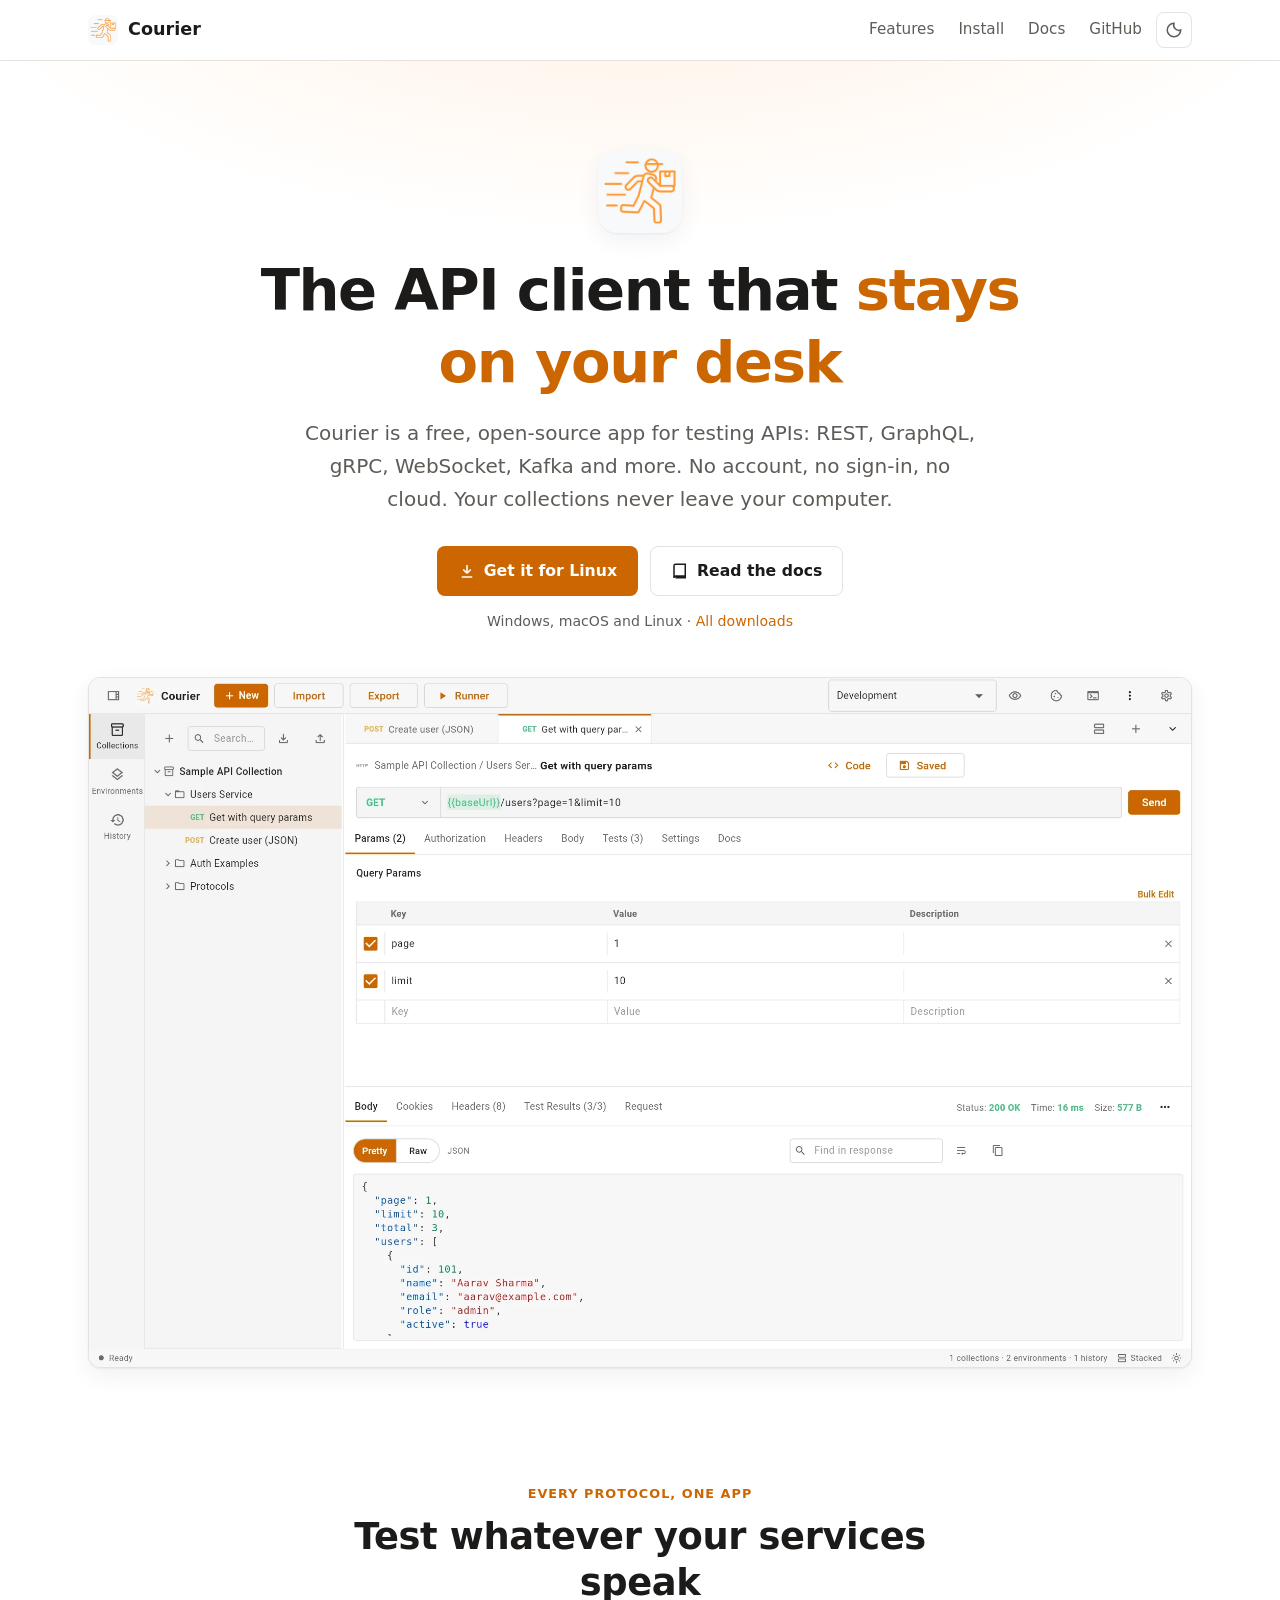
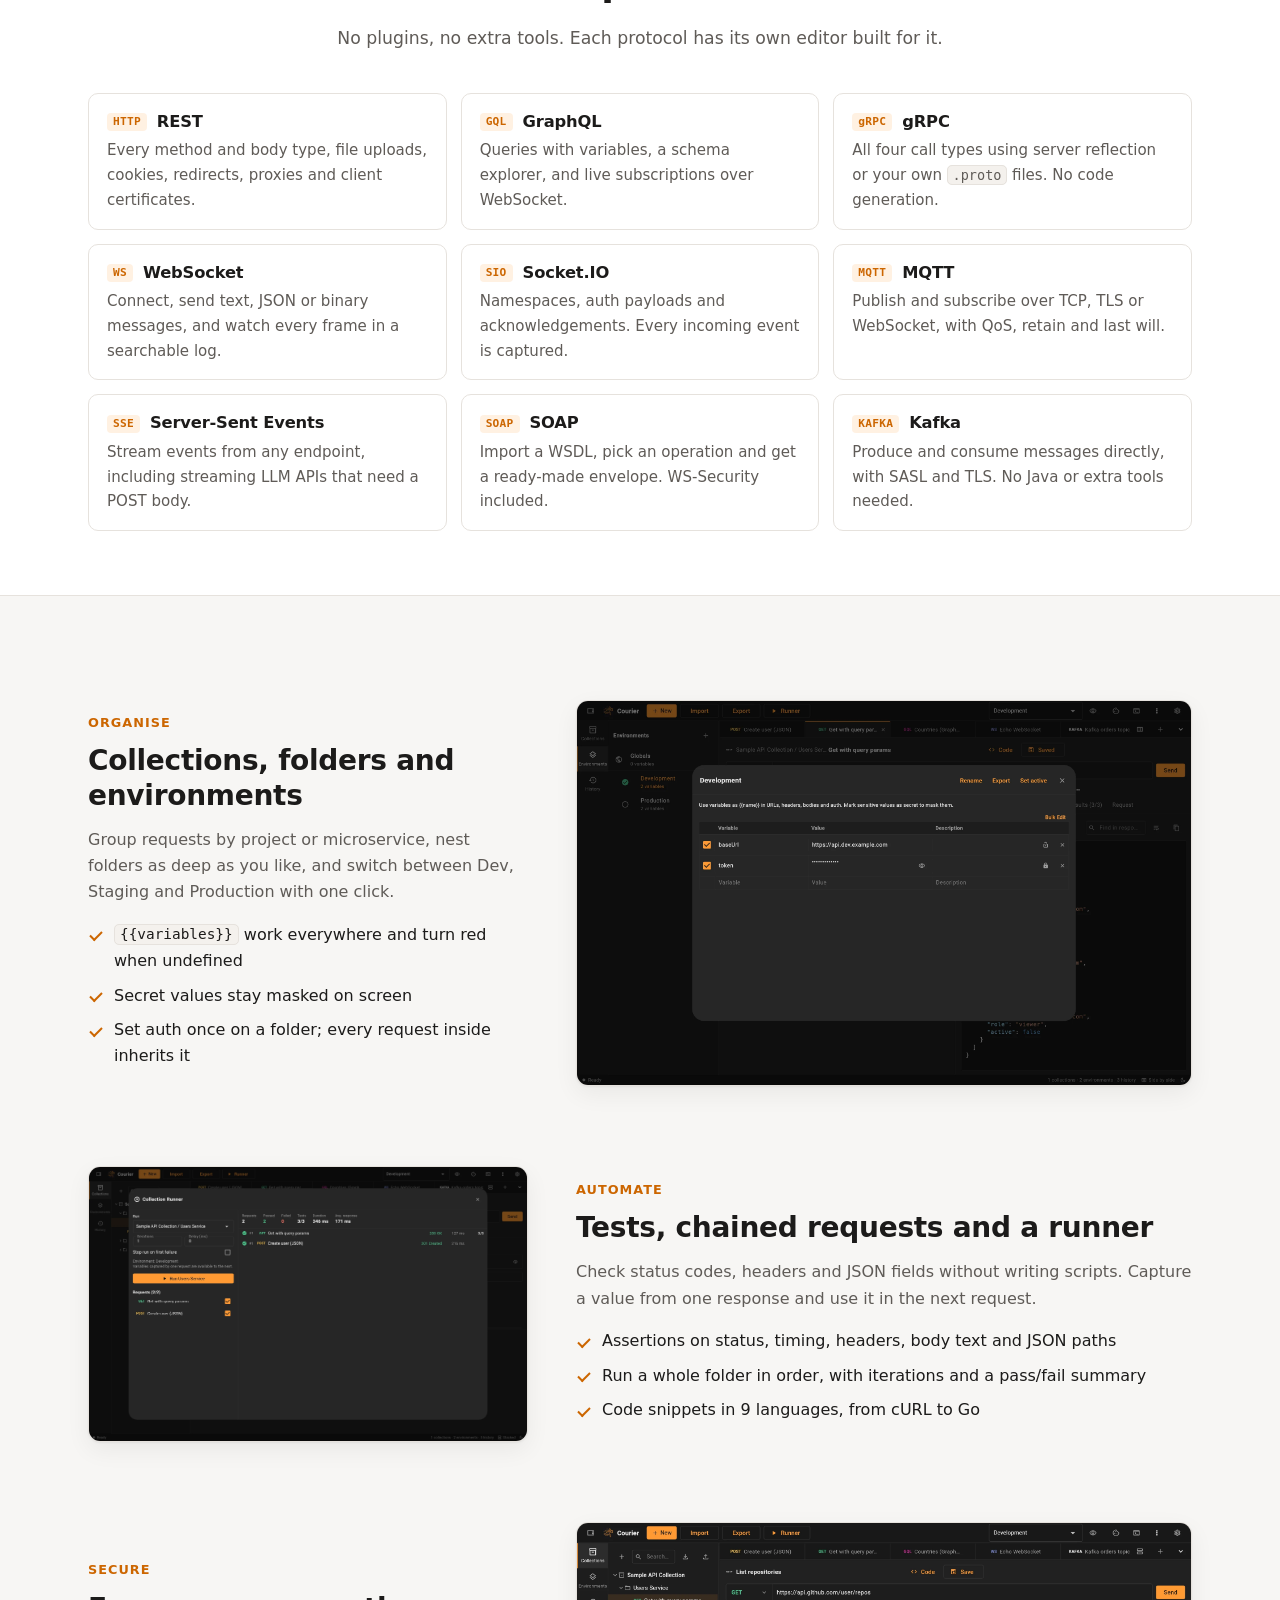
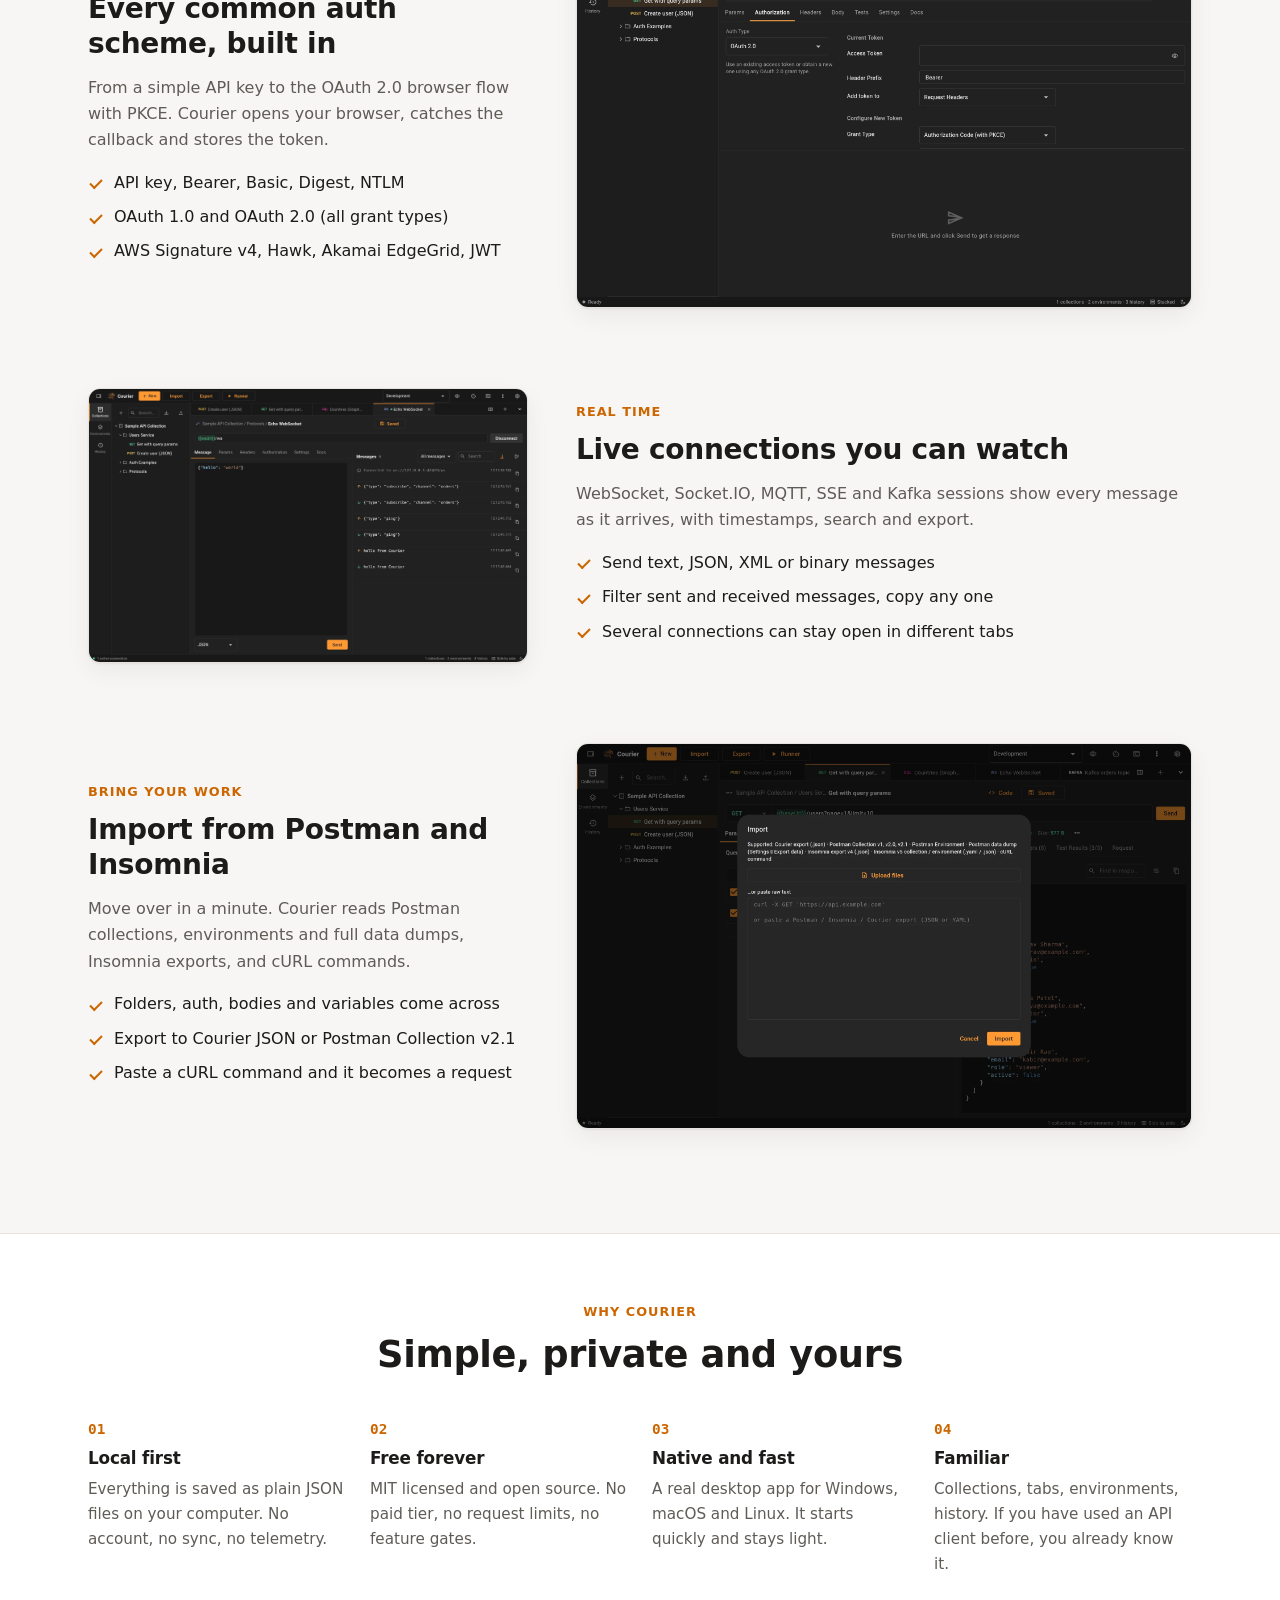
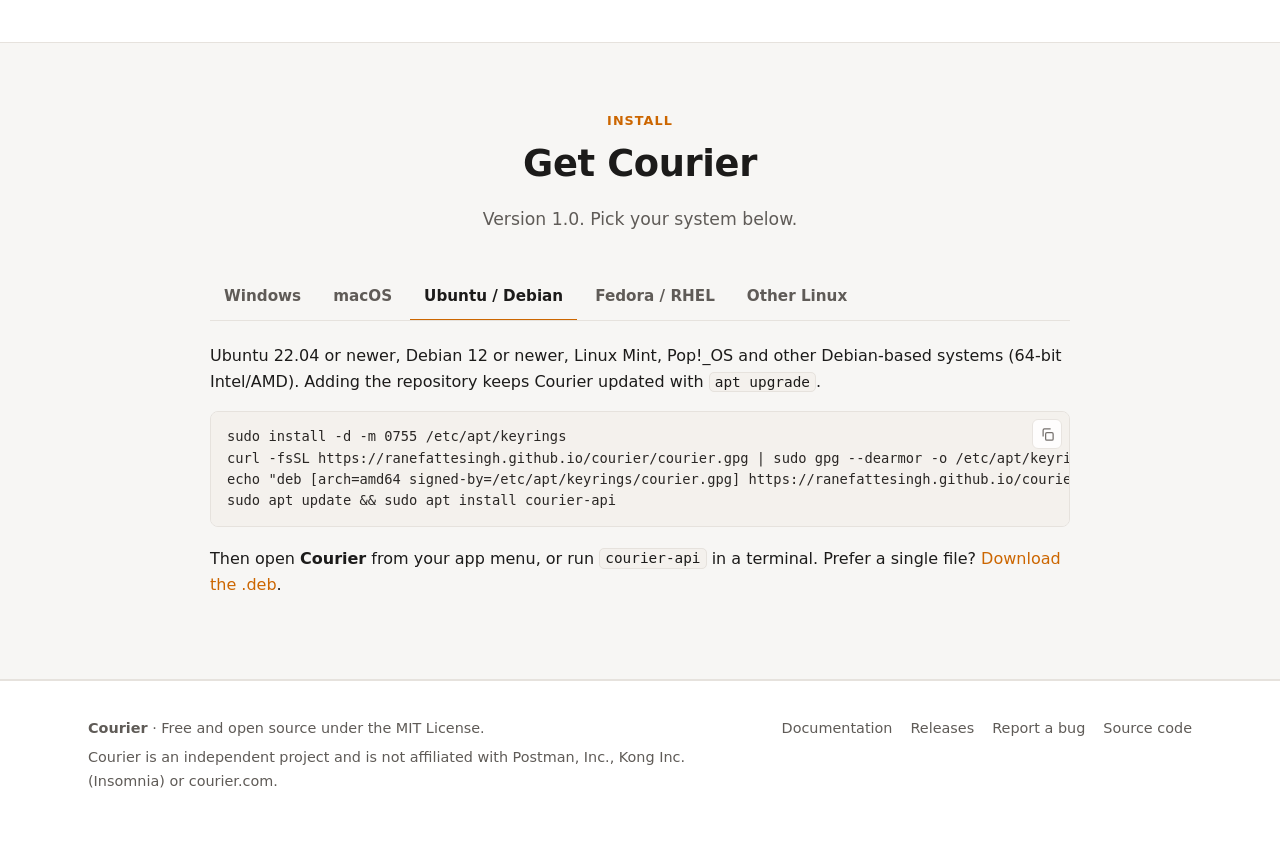
<file: index.html>
<!doctype html>
<html lang="en">
<head>
  <meta charset="utf-8">
  <meta name="viewport" content="width=device-width, initial-scale=1">
  <title>Courier — free, open-source API client</title>
  <meta name="description" content="Courier is a free, open-source desktop API client for Windows, macOS and Linux. Test REST, GraphQL, gRPC, WebSocket, Socket.IO, MQTT, SSE, SOAP and Kafka. No account, no cloud sync.">
  <meta name="theme-color" content="#141414" media="(prefers-color-scheme: dark)">
  <meta name="theme-color" content="#ffffff" media="(prefers-color-scheme: light)">
  <meta property="og:type" content="website">
  <meta property="og:title" content="Courier — free, open-source API client">
  <meta property="og:description" content="Test REST, GraphQL, gRPC, WebSocket, Kafka and more. Free, open source, no account, no cloud.">
  <meta property="og:image" content="https://ranefattesingh.github.io/courier/assets/og.png">
  <meta property="og:url" content="https://ranefattesingh.github.io/courier/">
  <meta name="twitter:card" content="summary_large_image">
  <link rel="icon" type="image/png" href="assets/favicon.png">
  <link rel="apple-touch-icon" href="assets/apple-touch-icon.png">
  <link rel="stylesheet" href="assets/style.css">
  <script>try{var t=localStorage.getItem("courier-theme");if(t)document.documentElement.setAttribute("data-theme",t)}catch(e){}</script>
  <script src="assets/site.js" defer></script>
</head>
<body>

<header class="site-header">
  <div class="wrap">
    <a class="brand" href="./">
      <img class="only-light" src="assets/icon-light.png" alt="" width="30" height="30">
      <img class="only-dark" src="assets/icon-dark.png" alt="" width="30" height="30">
      Courier
    </a>
    <nav class="nav" aria-label="Main">
      <a class="hide-sm" href="#features">Features</a>
      <a class="hide-sm" href="#install">Install</a>
      <a href="docs/">Docs</a>
      <a href="https://github.com/ranefattesingh/courier">GitHub</a>
      <button class="icon-btn" id="theme-toggle" type="button" aria-label="Switch between light and dark theme" title="Switch theme">
        <svg viewBox="0 0 24 24" fill="none" stroke="currentColor" stroke-width="2" aria-hidden="true"><path d="M12 3a9 9 0 1 0 9 9 7 7 0 0 1-9-9z"/></svg>
      </button>
    </nav>
  </div>
</header>

<main>
  <section class="hero">
    <div class="wrap">
      <img class="logo only-light" src="assets/icon-light.png" alt="Courier logo" width="84" height="84">
      <img class="logo only-dark" src="assets/icon-dark.png" alt="Courier logo" width="84" height="84">
      <h1>The API client that <span class="hl">stays on your desk</span></h1>
      <p class="lead">Courier is a free, open-source app for testing APIs: REST, GraphQL, gRPC, WebSocket, Kafka and more. No account, no sign-in, no cloud. Your collections never leave your computer.</p>
      <div class="cta">
        <a class="btn btn-primary" id="download-main" href="#install">
          <svg viewBox="0 0 24 24" fill="none" stroke="currentColor" stroke-width="2.2" aria-hidden="true"><path d="M12 4v11m0 0l-5-5m5 5l5-5M5 20h14"/></svg>
          <span id="download-label">Download Courier</span>
        </a>
        <a class="btn btn-ghost" href="docs/">
          <svg viewBox="0 0 24 24" fill="none" stroke="currentColor" stroke-width="2" aria-hidden="true"><path d="M4 5a2 2 0 0 1 2-2h13v16H6a2 2 0 0 0-2 2V5z"/><path d="M4 21a2 2 0 0 1 2-2h13v2H6"/></svg>
          Read the docs
        </a>
      </div>
      <p class="cta-note" id="download-note">Windows, macOS and Linux · <a href="https://github.com/ranefattesingh/courier/releases/latest">All downloads</a></p>

      <div class="shot">
        <img class="only-light" src="img/http-light.webp" width="1440" height="900" alt="Courier in the light theme, showing a GET request with query parameters and its JSON response below it">
        <img class="only-dark" src="img/http-dark.webp" width="1440" height="900" alt="Courier in the dark theme, showing a GET request with query parameters and its JSON response beside it">
      </div>
    </div>
  </section>

  <section class="band" id="features">
    <div class="wrap">
      <div class="section-head">
        <span class="eyebrow">Every protocol, one app</span>
        <h2>Test whatever your services speak</h2>
        <p>No plugins, no extra tools. Each protocol has its own editor built for it.</p>
      </div>
      <div class="grid">
        <div class="card"><h3><span class="tag">HTTP</span> REST</h3><p>Every method and body type, file uploads, cookies, redirects, proxies and client certificates.</p></div>
        <div class="card"><h3><span class="tag">GQL</span> GraphQL</h3><p>Queries with variables, a schema explorer, and live subscriptions over WebSocket.</p></div>
        <div class="card"><h3><span class="tag">gRPC</span> gRPC</h3><p>All four call types using server reflection or your own <code>.proto</code> files. No code generation.</p></div>
        <div class="card"><h3><span class="tag">WS</span> WebSocket</h3><p>Connect, send text, JSON or binary messages, and watch every frame in a searchable log.</p></div>
        <div class="card"><h3><span class="tag">SIO</span> Socket.IO</h3><p>Namespaces, auth payloads and acknowledgements. Every incoming event is captured.</p></div>
        <div class="card"><h3><span class="tag">MQTT</span> MQTT</h3><p>Publish and subscribe over TCP, TLS or WebSocket, with QoS, retain and last will.</p></div>
        <div class="card"><h3><span class="tag">SSE</span> Server-Sent Events</h3><p>Stream events from any endpoint, including streaming LLM APIs that need a POST body.</p></div>
        <div class="card"><h3><span class="tag">SOAP</span> SOAP</h3><p>Import a WSDL, pick an operation and get a ready-made envelope. WS-Security included.</p></div>
        <div class="card"><h3><span class="tag">KAFKA</span> Kafka</h3><p>Produce and consume messages directly, with SASL and TLS. No Java or extra tools needed.</p></div>
      </div>
    </div>
  </section>

  <section class="band alt">
    <div class="wrap">
      <div class="feature">
        <div>
          <span class="eyebrow">Organise</span>
          <h3>Collections, folders and environments</h3>
          <p>Group requests by project or microservice, nest folders as deep as you like, and switch between Dev, Staging and Production with one click.</p>
          <ul>
            <li><code>{{variables}}</code> work everywhere and turn red when undefined</li>
            <li>Secret values stay masked on screen</li>
            <li>Set auth once on a folder; every request inside inherits it</li>
          </ul>
        </div>
        <div class="shot"><img src="img/environments.webp" width="1440" height="900" loading="lazy" alt="The environment editor for a Development environment with a base URL and a masked token"></div>
      </div>

      <div class="feature flip">
        <div>
          <span class="eyebrow">Automate</span>
          <h3>Tests, chained requests and a runner</h3>
          <p>Check status codes, headers and JSON fields without writing scripts. Capture a value from one response and use it in the next request.</p>
          <ul>
            <li>Assertions on status, timing, headers, body text and JSON paths</li>
            <li>Run a whole folder in order, with iterations and a pass/fail summary</li>
            <li>Code snippets in 9 languages, from cURL to Go</li>
          </ul>
        </div>
        <div class="shot"><img src="img/runner.webp" width="1440" height="900" loading="lazy" alt="The Collection Runner after running two requests, both passing with 3 of 3 tests"></div>
      </div>

      <div class="feature">
        <div>
          <span class="eyebrow">Secure</span>
          <h3>Every common auth scheme, built in</h3>
          <p>From a simple API key to the OAuth 2.0 browser flow with PKCE. Courier opens your browser, catches the callback and stores the token.</p>
          <ul>
            <li>API key, Bearer, Basic, Digest, NTLM</li>
            <li>OAuth 1.0 and OAuth 2.0 (all grant types)</li>
            <li>AWS Signature v4, Hawk, Akamai EdgeGrid, JWT</li>
          </ul>
        </div>
        <div class="shot"><img src="img/auth.webp" width="1440" height="900" loading="lazy" alt="The Authorization tab configured for OAuth 2.0 with the Authorization Code with PKCE grant"></div>
      </div>

      <div class="feature flip">
        <div>
          <span class="eyebrow">Real time</span>
          <h3>Live connections you can watch</h3>
          <p>WebSocket, Socket.IO, MQTT, SSE and Kafka sessions show every message as it arrives, with timestamps, search and export.</p>
          <ul>
            <li>Send text, JSON, XML or binary messages</li>
            <li>Filter sent and received messages, copy any one</li>
            <li>Several connections can stay open in different tabs</li>
          </ul>
        </div>
        <div class="shot"><img src="img/websocket.webp" width="1440" height="900" loading="lazy" alt="A WebSocket connection with sent and received messages in the message log"></div>
      </div>

      <div class="feature">
        <div>
          <span class="eyebrow">Bring your work</span>
          <h3>Import from Postman and Insomnia</h3>
          <p>Move over in a minute. Courier reads Postman collections, environments and full data dumps, Insomnia exports, and cURL commands.</p>
          <ul>
            <li>Folders, auth, bodies and variables come across</li>
            <li>Export to Courier JSON or Postman Collection v2.1</li>
            <li>Paste a cURL command and it becomes a request</li>
          </ul>
        </div>
        <div class="shot"><img src="img/import.webp" width="1440" height="900" loading="lazy" alt="The Import dialog with options to upload a file or paste text"></div>
      </div>
    </div>
  </section>

  <section class="band">
    <div class="wrap">
      <div class="section-head">
        <span class="eyebrow">Why Courier</span>
        <h2>Simple, private and yours</h2>
      </div>
      <div class="principles">
        <div><span class="num">01</span><h3>Local first</h3><p>Everything is saved as plain JSON files on your computer. No account, no sync, no telemetry.</p></div>
        <div><span class="num">02</span><h3>Free forever</h3><p>MIT licensed and open source. No paid tier, no request limits, no feature gates.</p></div>
        <div><span class="num">03</span><h3>Native and fast</h3><p>A real desktop app for Windows, macOS and Linux. It starts quickly and stays light.</p></div>
        <div><span class="num">04</span><h3>Familiar</h3><p>Collections, tabs, environments, history. If you have used an API client before, you already know it.</p></div>
      </div>
    </div>
  </section>

  <section class="band alt" id="install">
    <div class="wrap">
      <div class="section-head">
        <span class="eyebrow">Install</span>
        <h2>Get Courier</h2>
        <p>Version <span data-version>1.0</span>. Pick your system below.</p>
      </div>

      <div class="tabs" data-tabs>
        <div class="tablist" role="tablist" aria-label="Operating system">
          <button role="tab" id="btn-windows" aria-controls="tab-windows" aria-selected="true">Windows</button>
          <button role="tab" id="btn-macos" aria-controls="tab-macos" aria-selected="false" tabindex="-1">macOS</button>
          <button role="tab" id="btn-debian" aria-controls="tab-debian" aria-selected="false" tabindex="-1">Ubuntu / Debian</button>
          <button role="tab" id="btn-fedora" aria-controls="tab-fedora" aria-selected="false" tabindex="-1">Fedora / RHEL</button>
          <button role="tab" id="btn-other" aria-controls="tab-other" aria-selected="false" tabindex="-1">Other Linux</button>
        </div>

        <div class="tabpanel" role="tabpanel" id="tab-windows" aria-labelledby="btn-windows">
          <p>Windows 10 or 11, 64-bit. No admin rights needed.</p>
          <p>
            <a class="btn btn-primary" data-asset="windows" href="https://github.com/ranefattesingh/courier/releases/latest">
              <svg viewBox="0 0 24 24" fill="none" stroke="currentColor" stroke-width="2.2" aria-hidden="true"><path d="M12 4v11m0 0l-5-5m5 5l5-5M5 20h14"/></svg>
              Download installer (.exe)
            </a>
          </p>
          <div class="note warn"><strong>Seeing “Windows protected your PC”?</strong> The installer isn’t code-signed yet. Click <b>More info</b>, then <b>Run anyway</b>.</div>
          <p>Prefer no installer? Get the <a data-asset="windows-zip" href="https://github.com/ranefattesingh/courier/releases/latest">portable .zip</a>, extract it anywhere and run <code>courier.exe</code>.</p>
        </div>

        <div class="tabpanel" role="tabpanel" id="tab-macos" aria-labelledby="btn-macos" hidden>
          <p>macOS 12 Monterey or newer. One app for both Apple Silicon and Intel Macs.</p>
          <h4>With Homebrew</h4>
<pre data-copy>brew install --cask ranefattesingh/tap/courier</pre>
          <h4>Or download</h4>
          <p><a class="btn btn-ghost" data-asset="macos" href="https://github.com/ranefattesingh/courier/releases/latest">Download for macOS (.zip)</a></p>
          <p>Unzip it and drag <b>Courier</b> into your Applications folder.</p>
          <div class="note warn"><strong>First launch</strong> The app isn’t notarized by Apple yet, so macOS blocks it the first time. Open <b>System Settings → Privacy &amp; Security</b>, scroll down and click <b>Open Anyway</b>. You only do this once.</div>
        </div>

        <div class="tabpanel" role="tabpanel" id="tab-debian" aria-labelledby="btn-debian" hidden>
          <p>Ubuntu 22.04 or newer, Debian 12 or newer, Linux Mint, Pop!_OS and other Debian-based systems (64-bit Intel/AMD). Adding the repository keeps Courier updated with <code>apt upgrade</code>.</p>
<pre data-copy>sudo install -d -m 0755 /etc/apt/keyrings
curl -fsSL https://ranefattesingh.github.io/courier/courier.gpg | sudo gpg --dearmor -o /etc/apt/keyrings/courier.gpg
echo "deb [arch=amd64 signed-by=/etc/apt/keyrings/courier.gpg] https://ranefattesingh.github.io/courier/apt stable main" | sudo tee /etc/apt/sources.list.d/courier.list
sudo apt update &amp;&amp; sudo apt install courier-api</pre>
          <p>Then open <b>Courier</b> from your app menu, or run <code>courier-api</code> in a terminal. Prefer a single file? <a data-asset="deb" href="https://github.com/ranefattesingh/courier/releases/latest">Download the .deb</a>.</p>
        </div>

        <div class="tabpanel" role="tabpanel" id="tab-fedora" aria-labelledby="btn-fedora" hidden>
          <p>Fedora 36 or newer, RHEL, Rocky and AlmaLinux 9 (64-bit Intel/AMD). Updates arrive with <code>dnf upgrade</code>.</p>
<pre data-copy>sudo curl -fsSL -o /etc/yum.repos.d/courier.repo https://ranefattesingh.github.io/courier/rpm/courier.repo
sudo dnf install courier-api</pre>
          <p>The first time, dnf asks you to trust the Courier signing key: answer <b>y</b>. Prefer a single file? <a data-asset="rpm" href="https://github.com/ranefattesingh/courier/releases/latest">Download the .rpm</a>.</p>
        </div>

        <div class="tabpanel" role="tabpanel" id="tab-other" aria-labelledby="btn-other" hidden>
          <p>For other 64-bit Linux distributions, use the portable archive. It needs GTK 3 installed.</p>
<pre data-copy>mkdir -p ~/.local/opt/courier
curl -fsSL https://github.com/ranefattesingh/courier/releases/latest/download/courier-linux-x64.tar.gz | tar -xz -C ~/.local/opt/courier
~/.local/opt/courier/courier</pre>
        </div>
      </div>
    </div>
  </section>
</main>

<footer class="site-footer">
  <div class="wrap">
    <div>
      <p><b>Courier</b> · Free and open source under the MIT License.</p>
      <p>Courier is an independent project and is not affiliated with Postman, Inc., Kong Inc. (Insomnia) or courier.com.</p>
    </div>
    <nav aria-label="Footer">
      <a href="docs/">Documentation</a>
      <a href="https://github.com/ranefattesingh/courier/releases">Releases</a>
      <a href="https://github.com/ranefattesingh/courier/issues">Report a bug</a>
      <a href="https://github.com/ranefattesingh/courier">Source code</a>
    </nav>
  </div>
</footer>

</body>
</html>
</file>
<file: assets/style.css>
/* Courier website — shared styles for the landing page and the docs. No build step. */

:root {
  --accent: #cc6600;
  --accent-strong: #b35900;
  --accent-soft: rgba(255, 153, 51, 0.14);
  --on-accent: #ffffff;
  --bg: #ffffff;
  --bg-soft: #f7f6f4;
  --bg-elev: #ffffff;
  --text: #1c1b1a;
  --text-muted: #5f5b57;
  --border: #e6e2dd;
  --code-bg: #f4f1ed;
  --code-text: #2a2725;
  --shadow: 0 1px 2px rgba(0, 0, 0, 0.05), 0 8px 24px rgba(0, 0, 0, 0.06);
  --ok: #1f9d6b;
  --warn: #b7791f;
  --radius: 10px;
  --font: system-ui, -apple-system, "Segoe UI", Roboto, Ubuntu, Cantarell, "Noto Sans", sans-serif;
  --mono: ui-monospace, "SF Mono", "Cascadia Code", Consolas, "DejaVu Sans Mono", "Liberation Mono", monospace;
  color-scheme: light;
}

@media (prefers-color-scheme: dark) {
  :root:not([data-theme="light"]) {
    --accent: #ff9933;
    --accent-strong: #ffad5c;
    --accent-soft: rgba(255, 153, 51, 0.12);
    --on-accent: #1a1a1a;
    --bg: #141414;
    --bg-soft: #1b1b1b;
    --bg-elev: #1f1f1f;
    --text: #ececec;
    --text-muted: #a3a3a3;
    --border: #2c2c2c;
    --code-bg: #1d1d1d;
    --code-text: #e6e6e6;
    --shadow: 0 1px 2px rgba(0, 0, 0, 0.4), 0 12px 32px rgba(0, 0, 0, 0.35);
    --ok: #4cc38a;
    --warn: #e6b44c;
    color-scheme: dark;
  }
}

:root[data-theme="dark"] {
  --accent: #ff9933;
  --accent-strong: #ffad5c;
  --accent-soft: rgba(255, 153, 51, 0.12);
  --on-accent: #1a1a1a;
  --bg: #141414;
  --bg-soft: #1b1b1b;
  --bg-elev: #1f1f1f;
  --text: #ececec;
  --text-muted: #a3a3a3;
  --border: #2c2c2c;
  --code-bg: #1d1d1d;
  --code-text: #e6e6e6;
  --shadow: 0 1px 2px rgba(0, 0, 0, 0.4), 0 12px 32px rgba(0, 0, 0, 0.35);
  --ok: #4cc38a;
  --warn: #e6b44c;
  color-scheme: dark;
}

*,
*::before,
*::after {
  box-sizing: border-box;
}

html {
  scroll-behavior: smooth;
  scroll-padding-top: 80px;
  -webkit-text-size-adjust: 100%;
}

@media (prefers-reduced-motion: reduce) {
  html {
    scroll-behavior: auto;
  }
  *,
  *::before,
  *::after {
    transition: none !important;
    animation: none !important;
  }
}

body {
  margin: 0;
  background: var(--bg);
  color: var(--text);
  font: 16px/1.65 var(--font);
  -webkit-font-smoothing: antialiased;
}

img {
  max-width: 100%;
  height: auto;
  display: block;
}

a {
  color: var(--accent);
  text-decoration: none;
}
a:hover {
  text-decoration: underline;
  text-underline-offset: 3px;
}

h1,
h2,
h3,
h4 {
  line-height: 1.25;
  letter-spacing: -0.01em;
  margin: 0 0 0.5em;
}

p {
  margin: 0 0 1em;
}

code,
kbd,
pre {
  font-family: var(--mono);
  font-size: 0.9em;
}

:not(pre) > code {
  background: var(--code-bg);
  border: 1px solid var(--border);
  border-radius: 5px;
  padding: 0.1em 0.35em;
  overflow-wrap: anywhere;
}

kbd {
  display: inline-block;
  min-width: 1.6em;
  padding: 0.05em 0.45em;
  border: 1px solid var(--border);
  border-bottom-width: 2px;
  border-radius: 5px;
  background: var(--bg-elev);
  font-size: 0.82em;
  text-align: center;
  white-space: nowrap;
}

.wrap {
  width: 100%;
  max-width: 1160px;
  margin: 0 auto;
  padding: 0 16px;
}

@media (min-width: 720px) {
  .wrap {
    padding: 0 28px;
  }
}

/* ------------------------------------------------------------------ header */

.site-header {
  position: sticky;
  top: 0;
  z-index: 20;
  background: color-mix(in srgb, var(--bg) 88%, transparent);
  backdrop-filter: saturate(160%) blur(10px);
  -webkit-backdrop-filter: saturate(160%) blur(10px);
  border-bottom: 1px solid var(--border);
}

.site-header .wrap {
  display: flex;
  align-items: center;
  gap: 16px;
  height: 60px;
}

.brand {
  display: flex;
  align-items: center;
  gap: 10px;
  color: var(--text);
  font-weight: 700;
  font-size: 1.1rem;
}
.brand:hover {
  text-decoration: none;
}
.brand img {
  width: 30px;
  height: 30px;
  border-radius: 7px;
}

.nav {
  display: flex;
  align-items: center;
  gap: 4px;
  margin-left: auto;
}
.nav a {
  color: var(--text-muted);
  padding: 6px 10px;
  border-radius: 6px;
  font-size: 0.95rem;
}
.nav a:hover,
.nav a[aria-current="page"] {
  color: var(--text);
  background: var(--bg-soft);
  text-decoration: none;
}
.nav .hide-sm {
  display: none;
}
@media (min-width: 640px) {
  .nav .hide-sm {
    display: inline-block;
  }
}

.icon-btn {
  display: inline-flex;
  align-items: center;
  justify-content: center;
  width: 36px;
  height: 36px;
  border: 1px solid var(--border);
  border-radius: 8px;
  background: transparent;
  color: var(--text-muted);
  cursor: pointer;
}
.icon-btn:hover {
  color: var(--text);
  background: var(--bg-soft);
}
.icon-btn svg {
  width: 18px;
  height: 18px;
}

/* ------------------------------------------------------------------ buttons */

.btn {
  display: inline-flex;
  align-items: center;
  gap: 8px;
  padding: 11px 20px;
  border-radius: 8px;
  font-weight: 600;
  font-size: 0.98rem;
  border: 1px solid transparent;
  cursor: pointer;
  transition: background 0.15s, border-color 0.15s, transform 0.15s;
}
.btn:hover {
  text-decoration: none;
}
.btn:active {
  transform: translateY(1px);
}
.btn svg {
  width: 18px;
  height: 18px;
  flex: none;
}
.btn-primary {
  background: var(--accent);
  color: var(--on-accent);
}
.btn-primary:hover {
  background: var(--accent-strong);
}
.btn-ghost {
  border-color: var(--border);
  color: var(--text);
  background: var(--bg-elev);
}
.btn-ghost:hover {
  border-color: var(--text-muted);
}

/* ------------------------------------------------------------------ landing */

.hero {
  padding: 56px 0 32px;
  text-align: center;
  background: radial-gradient(1000px 420px at 50% -120px, var(--accent-soft), transparent 70%);
}
@media (min-width: 720px) {
  .hero {
    padding: 88px 0 48px;
  }
}
.hero .logo {
  width: 84px;
  height: 84px;
  margin: 0 auto 22px;
  border-radius: 20px;
  box-shadow: var(--shadow);
}
.hero h1 {
  font-size: clamp(2.1rem, 5.4vw, 3.6rem);
  font-weight: 800;
  letter-spacing: -0.025em;
  max-width: 820px;
  margin: 0 auto 18px;
}
.hero h1 .hl {
  color: var(--accent);
}
.hero .lead {
  font-size: clamp(1.05rem, 2vw, 1.25rem);
  color: var(--text-muted);
  max-width: 680px;
  margin: 0 auto 30px;
}
.cta {
  display: flex;
  flex-wrap: wrap;
  gap: 12px;
  justify-content: center;
}
.cta-note {
  margin-top: 14px;
  font-size: 0.88rem;
  color: var(--text-muted);
}

.shot {
  margin: 44px auto 0;
  border-radius: 12px;
  overflow: hidden;
  border: 1px solid var(--border);
  box-shadow: var(--shadow);
  background: var(--bg-soft);
}
.shot img {
  width: 100%;
}
/* Show the screenshot that matches the page theme. */
.only-dark {
  display: none !important;
}
@media (prefers-color-scheme: dark) {
  :root:not([data-theme="light"]) .only-dark {
    display: block !important;
  }
  :root:not([data-theme="light"]) .only-light {
    display: none !important;
  }
}
:root[data-theme="dark"] .only-dark {
  display: block !important;
}
:root[data-theme="dark"] .only-light {
  display: none !important;
}

section.band {
  padding: 64px 0;
}
section.band.alt {
  background: var(--bg-soft);
  border-top: 1px solid var(--border);
  border-bottom: 1px solid var(--border);
}
.section-head {
  text-align: center;
  max-width: 680px;
  margin: 0 auto 40px;
}
.section-head h2 {
  font-size: clamp(1.6rem, 3.4vw, 2.3rem);
  font-weight: 800;
}
.section-head p {
  color: var(--text-muted);
  font-size: 1.08rem;
  margin: 0;
}
.eyebrow {
  display: inline-block;
  font-size: 0.8rem;
  font-weight: 700;
  letter-spacing: 0.08em;
  text-transform: uppercase;
  color: var(--accent);
  margin-bottom: 10px;
}

.grid {
  display: grid;
  gap: 14px;
  grid-template-columns: repeat(auto-fill, minmax(min(100%, 300px), 1fr));
}
.card {
  background: var(--bg-elev);
  border: 1px solid var(--border);
  border-radius: var(--radius);
  padding: 18px 18px 16px;
}
.card h3 {
  font-size: 1.02rem;
  display: flex;
  align-items: center;
  gap: 10px;
  margin-bottom: 6px;
}
.card p {
  color: var(--text-muted);
  font-size: 0.94rem;
  margin: 0;
}
.tag {
  font-family: var(--mono);
  font-size: 0.7rem;
  font-weight: 700;
  padding: 2px 6px;
  border-radius: 4px;
  background: var(--accent-soft);
  color: var(--accent);
  letter-spacing: 0.02em;
}

.feature {
  display: grid;
  gap: 28px;
  align-items: center;
  padding: 32px 0;
}
@media (min-width: 900px) {
  .feature {
    grid-template-columns: 5fr 7fr;
    gap: 48px;
    padding: 40px 0;
  }
  .feature.flip > :first-child {
    order: 2;
  }
}
.feature h3 {
  font-size: clamp(1.35rem, 2.6vw, 1.75rem);
  font-weight: 800;
}
.feature p {
  color: var(--text-muted);
}
.feature ul {
  padding: 0;
  margin: 0;
  list-style: none;
}
.feature li {
  position: relative;
  padding-left: 26px;
  margin: 8px 0;
}
.feature li::before {
  content: "";
  position: absolute;
  left: 2px;
  top: 0.6em;
  width: 12px;
  height: 7px;
  border-left: 2px solid var(--accent);
  border-bottom: 2px solid var(--accent);
  transform: rotate(-45deg);
}
.feature .shot {
  margin: 0;
}

.principles {
  display: grid;
  gap: 24px;
  grid-template-columns: repeat(auto-fit, minmax(min(100%, 220px), 1fr));
}
.principles h3 {
  font-size: 1.05rem;
}
.principles p {
  color: var(--text-muted);
  font-size: 0.95rem;
  margin: 0;
}
.principles .num {
  font-family: var(--mono);
  color: var(--accent);
  font-weight: 700;
  font-size: 0.9rem;
  display: block;
  margin-bottom: 6px;
}

/* ------------------------------------------------------------------ install tabs */

.tabs {
  max-width: 860px;
  margin: 0 auto;
}
.tablist {
  display: flex;
  gap: 4px;
  overflow-x: auto;
  border-bottom: 1px solid var(--border);
  scrollbar-width: none;
}
.tablist::-webkit-scrollbar {
  display: none;
}
.tablist button {
  flex: none;
  border: 0;
  background: none;
  color: var(--text-muted);
  font: inherit;
  font-weight: 600;
  font-size: 0.95rem;
  padding: 10px 14px;
  border-bottom: 2px solid transparent;
  margin-bottom: -1px;
  cursor: pointer;
}
.tablist button[aria-selected="true"] {
  color: var(--text);
  border-bottom-color: var(--accent);
}
.tabpanel {
  padding: 22px 0 0;
}
.tabpanel[hidden] {
  display: none;
}
.tabpanel h4 {
  font-size: 1rem;
  margin-top: 1.4em;
}
.tabpanel h4:first-child {
  margin-top: 0;
}

/* ------------------------------------------------------------------ code blocks */

.code {
  position: relative;
  margin: 0 0 1.2em;
}
.code pre {
  margin: 0;
  padding: 14px 16px;
  padding-right: 48px;
  background: var(--code-bg);
  color: var(--code-text);
  border: 1px solid var(--border);
  border-radius: 8px;
  overflow-x: auto;
  line-height: 1.55;
  font-size: 0.86rem;
}
.code .copy {
  position: absolute;
  top: 8px;
  right: 8px;
  width: 30px;
  height: 30px;
  border: 1px solid var(--border);
  border-radius: 6px;
  background: var(--bg-elev);
  color: var(--text-muted);
  cursor: pointer;
  display: inline-flex;
  align-items: center;
  justify-content: center;
  opacity: 0.85;
}
.code .copy:hover {
  color: var(--text);
  opacity: 1;
}
.code .copy svg {
  width: 15px;
  height: 15px;
}
.code .copy.done {
  color: var(--ok);
  border-color: var(--ok);
}
.code pre .c {
  color: var(--text-muted);
}

/* ------------------------------------------------------------------ callouts, tables */

.note {
  border: 1px solid var(--border);
  border-left: 3px solid var(--accent);
  background: var(--bg-soft);
  border-radius: 8px;
  padding: 12px 16px;
  margin: 0 0 1.2em;
  font-size: 0.95rem;
}
.note p:last-child {
  margin-bottom: 0;
}
.note.warn {
  border-left-color: var(--warn);
}
.note strong:first-child {
  display: block;
  margin-bottom: 2px;
}

.table-wrap {
  overflow-x: auto;
  margin: 0 0 1.4em;
  border: 1px solid var(--border);
  border-radius: 8px;
}
table {
  width: 100%;
  border-collapse: collapse;
  font-size: 0.93rem;
}
th,
td {
  text-align: left;
  padding: 9px 12px;
  border-bottom: 1px solid var(--border);
  vertical-align: top;
}
th {
  background: var(--bg-soft);
  font-weight: 600;
  white-space: nowrap;
}
tr:last-child td {
  border-bottom: 0;
}
td code {
  overflow-wrap: anywhere;
}

/* ------------------------------------------------------------------ footer */

.site-footer {
  border-top: 1px solid var(--border);
  padding: 36px 0 44px;
  color: var(--text-muted);
  font-size: 0.9rem;
}
.site-footer .wrap {
  display: grid;
  gap: 18px;
}
@media (min-width: 760px) {
  .site-footer .wrap {
    grid-template-columns: 1fr auto;
    align-items: start;
  }
}
.site-footer nav {
  display: flex;
  flex-wrap: wrap;
  gap: 18px;
}
.site-footer nav a {
  color: var(--text-muted);
}
.site-footer nav a:hover {
  color: var(--text);
}
.site-footer p {
  margin: 0 0 6px;
}

/* ------------------------------------------------------------------ docs layout */

.docs {
  display: grid;
  gap: 0;
  /* minmax(0, …) lets wide tables and code scroll inside the column instead of widening the page. */
  grid-template-columns: minmax(0, 1fr);
}
@media (min-width: 980px) {
  .docs {
    grid-template-columns: 250px minmax(0, 1fr);
    gap: 48px;
  }
}

.toc {
  padding: 18px 0 0;
}
@media (min-width: 980px) {
  .toc {
    position: sticky;
    top: 60px;
    align-self: start;
    max-height: calc(100vh - 60px);
    overflow-y: auto;
    padding: 28px 4px 40px 0;
    scrollbar-width: thin;
  }
}
.toc details {
  border: 1px solid var(--border);
  border-radius: 8px;
  background: var(--bg-soft);
}
.toc summary {
  cursor: pointer;
  padding: 10px 14px;
  font-weight: 600;
  list-style: none;
}
.toc summary::-webkit-details-marker {
  display: none;
}
.toc summary::after {
  content: "▾";
  float: right;
  color: var(--text-muted);
}
.toc details[open] summary::after {
  content: "▴";
}
@media (min-width: 980px) {
  .toc details {
    border: 0;
    background: none;
  }
  .toc summary {
    display: none;
  }
}
.toc nav {
  padding: 0 14px 12px;
}
@media (min-width: 980px) {
  .toc nav {
    padding: 0;
  }
}
.toc .group {
  font-size: 0.75rem;
  font-weight: 700;
  letter-spacing: 0.08em;
  text-transform: uppercase;
  color: var(--text-muted);
  margin: 18px 0 6px;
}
.toc .group:first-child {
  margin-top: 6px;
}
.toc a {
  display: block;
  padding: 4px 10px;
  margin-left: -10px;
  border-radius: 6px;
  color: var(--text-muted);
  font-size: 0.93rem;
  border-left: 2px solid transparent;
}
.toc a:hover {
  color: var(--text);
  text-decoration: none;
  background: var(--bg-soft);
}
.toc a.active {
  color: var(--accent);
  background: var(--accent-soft);
}

.doc {
  padding: 28px 0 80px;
  max-width: 800px;
}
.doc > section {
  padding-top: 8px;
  margin-bottom: 44px;
}
.doc h1 {
  font-size: clamp(1.9rem, 4vw, 2.5rem);
  font-weight: 800;
}
.doc .intro {
  font-size: 1.1rem;
  color: var(--text-muted);
}
.doc h2 {
  font-size: 1.6rem;
  font-weight: 800;
  padding-top: 20px;
  margin-top: 8px;
  border-top: 1px solid var(--border);
}
.doc > section:first-of-type h2 {
  border-top: 0;
}
.doc h3 {
  font-size: 1.18rem;
  margin-top: 1.6em;
}
.doc h2 a.anchor,
.doc h3 a.anchor {
  color: var(--text-muted);
  opacity: 0;
  margin-left: 6px;
  font-weight: 400;
}
.doc h2:hover a.anchor,
.doc h3:hover a.anchor {
  opacity: 1;
}
.doc ul,
.doc ol {
  padding-left: 1.3em;
  margin: 0 0 1.1em;
}
.doc li {
  margin: 4px 0;
}
.doc figure {
  margin: 8px 0 24px;
}
.doc figure .shot {
  margin: 0;
}
.doc figcaption {
  font-size: 0.88rem;
  color: var(--text-muted);
  margin-top: 8px;
  text-align: center;
}
.steps {
  counter-reset: step;
  list-style: none;
  padding-left: 0 !important;
}
.steps > li {
  counter-increment: step;
  position: relative;
  padding-left: 40px;
  margin: 0 0 14px;
}
.steps > li::before {
  content: counter(step);
  position: absolute;
  left: 0;
  top: 0;
  width: 26px;
  height: 26px;
  border-radius: 50%;
  background: var(--accent-soft);
  color: var(--accent);
  font-weight: 700;
  font-size: 0.85rem;
  display: flex;
  align-items: center;
  justify-content: center;
}
.cols {
  display: grid;
  gap: 4px 24px;
  grid-template-columns: repeat(auto-fill, minmax(min(100%, 230px), 1fr));
  padding-left: 0 !important;
  list-style: none;
}
.cols li {
  margin: 2px 0;
}
.pager {
  display: flex;
  justify-content: space-between;
  gap: 12px;
  border-top: 1px solid var(--border);
  padding-top: 20px;
  font-size: 0.95rem;
}
</file>
